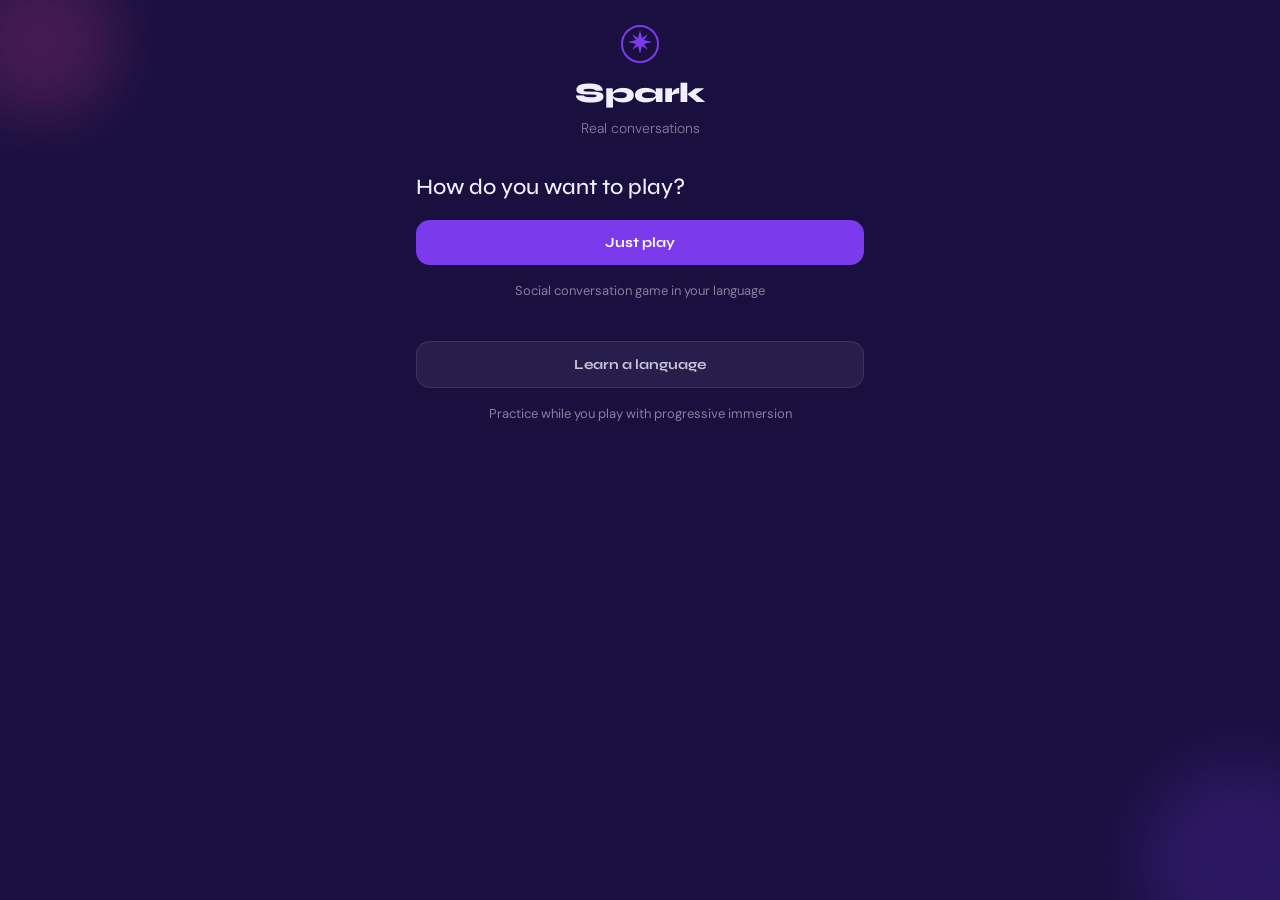
<file: index.html>
<!DOCTYPE html>
<html lang="en">
<head>
  <meta charset="UTF-8">
  <meta name="viewport" content="width=device-width, initial-scale=1.0, viewport-fit=cover">
  <meta name="description" content="Spark — Real conversations. A social card game with optional language learning.">
  <meta name="theme-color" content="#1A1040">
  <title>Spark — Real conversations</title>
  <link rel="icon" href="assets/icons/logo.svg" type="image/svg+xml">
  <link rel="stylesheet" href="style.css">
</head>
<body>
  <div class="app">
    <div class="glow glow--pink" aria-hidden="true"></div>
    <div class="glow glow--violet" aria-hidden="true"></div>

    <header class="app__header">
      <img src="assets/icons/logo.svg" alt="" class="logo__icon" width="40" height="40">
      <h1 class="logo">Spark</h1>
      <p class="tagline" id="tagline">Real conversations</p>
    </header>

    <main>
      <section class="section">
        <h2 class="heading" id="mode-title">How do you want to play?</h2>

        <div class="btn-group">
          <button type="button" class="btn btn--primary" id="btn-play">
            <span id="mode-play-label">Just play</span>
          </button>
          <p class="subheading text-center" id="mode-play-desc">Social conversation game in your language</p>

          <button type="button" class="btn btn--secondary" id="btn-learn">
            <span id="mode-learn-label">Learn a language</span>
          </button>
          <p class="subheading text-center" id="mode-learn-desc">Practice while you play with progressive immersion</p>
        </div>
      </section>
    </main>

    <footer class="app__footer">
      <a href="#" class="settings-link hidden" id="settings-link">Change mode</a>
    </footer>
  </div>

  <script src="app.js"></script>
  <script>
    (function () {
      const prefs = Spark.getPrefs();

      document.getElementById('tagline').textContent = Spark.t('tagline');
      document.getElementById('mode-title').textContent = Spark.t('modeTitle');
      document.getElementById('mode-play-label').textContent = Spark.t('modePlay');
      document.getElementById('mode-play-desc').textContent = Spark.t('modePlayDesc');
      document.getElementById('mode-learn-label').textContent = Spark.t('modeLearn');
      document.getElementById('mode-learn-desc').textContent = Spark.t('modeLearnDesc');

      if (Spark.isOnboardingComplete()) {
        const link = document.getElementById('settings-link');
        link.textContent = Spark.t('settings');
        link.classList.remove('hidden');
        link.href = '#';
        link.addEventListener('click', (e) => {
          e.preventDefault();
          Spark.resetOnboarding();
          Spark.navigate('setup.html');
        });
      }

      document.getElementById('btn-play').addEventListener('click', () => {
        Spark.setPrefs({ mode: 'play', nativeLang: Spark.getDeviceLanguage() });
        Spark.completeOnboarding();
        Spark.navigate('setup.html');
      });

      document.getElementById('btn-learn').addEventListener('click', () => {
        Spark.setPrefs({
          mode: 'learn',
          nativeLang: Spark.getDeviceLanguage(),
        });
        Spark.completeOnboarding();
        Spark.navigate('setup.html?step=learn');
      });
    })();
  </script>
</body>
</html>
</file>
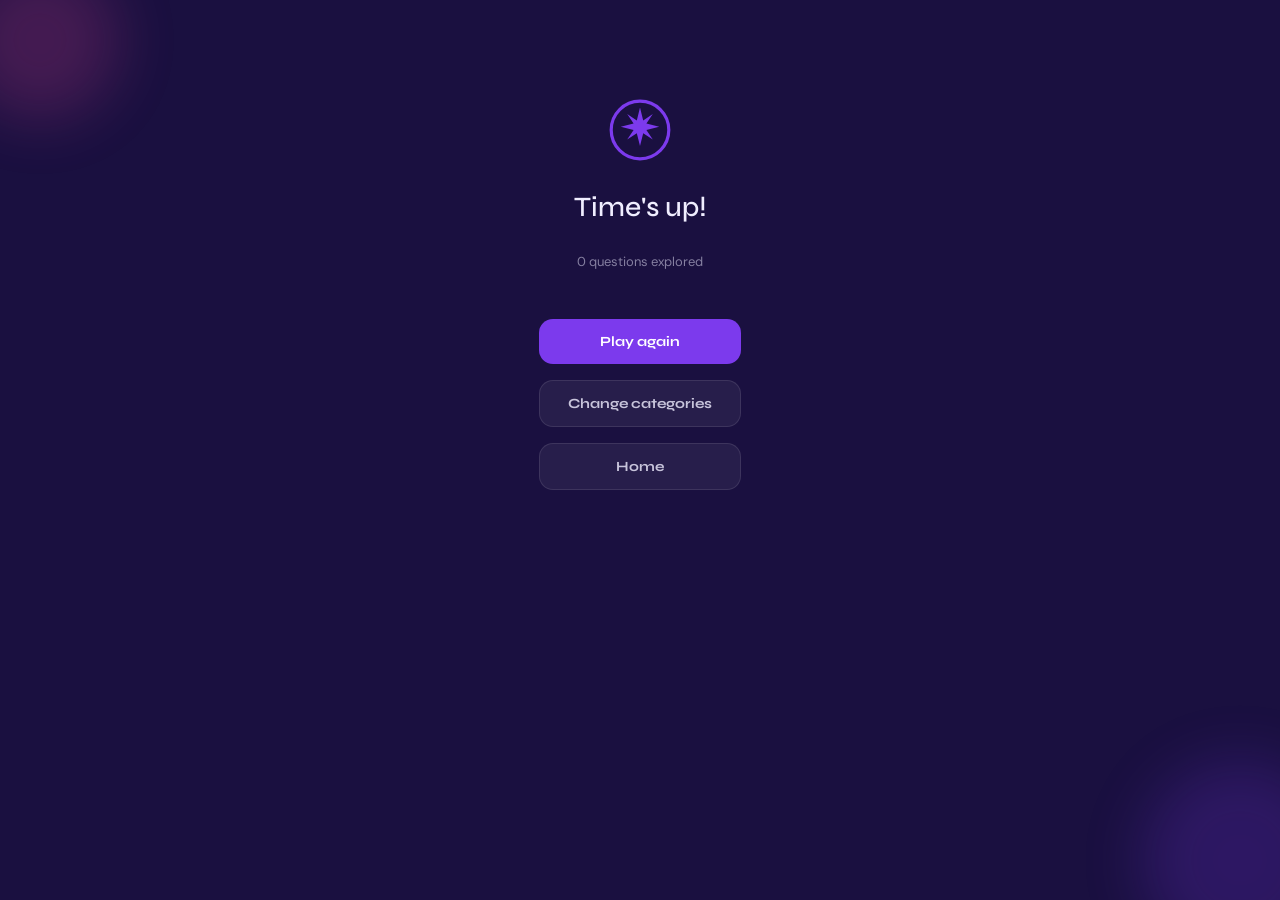
<file: end.html>
<!DOCTYPE html>
<html lang="en">
<head>
  <meta charset="UTF-8">
  <meta name="viewport" content="width=device-width, initial-scale=1.0, viewport-fit=cover">
  <meta name="theme-color" content="#1A1040">
  <title>Spark — Session End</title>
  <link rel="icon" href="assets/icons/logo.svg" type="image/svg+xml">
  <link rel="stylesheet" href="style.css">
</head>
<body>
  <div class="app">
    <div class="glow glow--pink" aria-hidden="true"></div>
    <div class="glow glow--violet" aria-hidden="true"></div>

    <main class="end-screen">
      <img src="assets/icons/logo.svg" alt="" class="end-screen__icon" width="64" height="64">
      <h1 class="end-screen__title" id="end-title">Time's up!</h1>
      <p class="end-screen__stats" id="end-stats"></p>

      <div class="btn-group mt-lg">
        <button type="button" class="btn btn--primary" id="btn-again">Play again</button>
        <button type="button" class="btn btn--secondary" id="btn-categories">Change categories</button>
        <button type="button" class="btn btn--secondary" id="btn-home">Home</button>
      </div>
    </main>
  </div>

  <script src="app.js"></script>
  <script>
    (function () {
      const session = Spark.getSession();
      const params = new URLSearchParams(window.location.search);
      const reason = params.get('reason');

      const titleEl = document.getElementById('end-title');
      if (reason === 'complete') {
        titleEl.textContent = 'Great session!';
      } else {
        titleEl.textContent = Spark.t('sessionEnd');
      }

      const count = session ? session.count : 0;
      document.getElementById('end-stats').textContent =
        `${count} ${Spark.t('questionsPlayed')}`;

      document.getElementById('btn-again').textContent = Spark.t('playAgain');
      document.getElementById('btn-categories').textContent = Spark.t('changeCategories');
      document.getElementById('btn-home').textContent = Spark.t('goHome');

      document.getElementById('btn-again').addEventListener('click', async () => {
        const prefs = Spark.getPrefs();
        const allQuestions = await Spark.loadQuestions();
        const filtered = allQuestions.filter((q) =>
          prefs.categories.includes(q.category)
        );
        Spark.startSession(filtered);
        Spark.navigate('game.html');
      });

      document.getElementById('btn-categories').addEventListener('click', () => {
        Spark.navigate('setup.html');
      });

      document.getElementById('btn-home').addEventListener('click', () => {
        Spark.navigate('index.html');
      });
    })();
  </script>
</body>
</html>
</file>
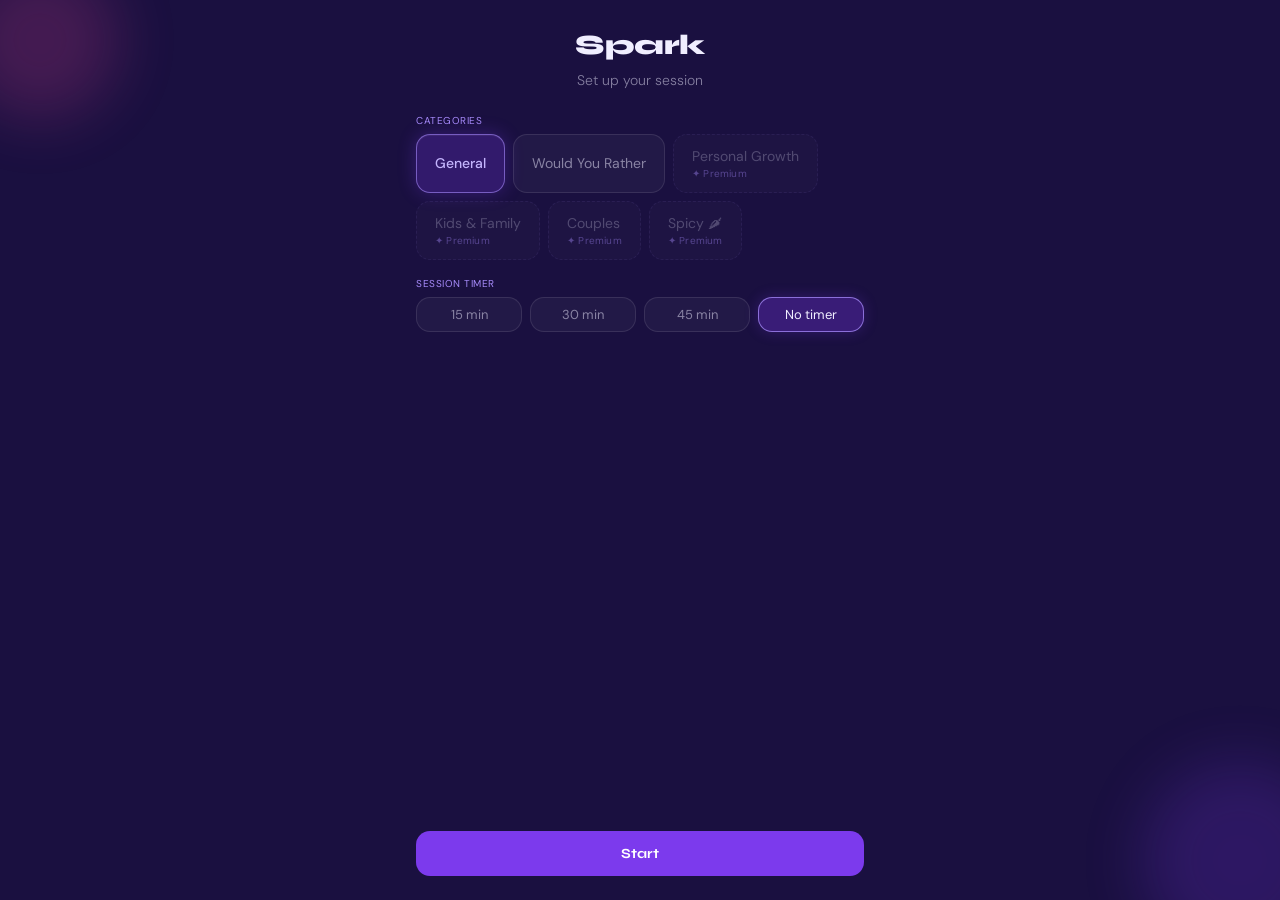
<file: game.html>
<!DOCTYPE html>
<html lang="en">
<head>
  <meta charset="UTF-8">
  <meta name="viewport" content="width=device-width, initial-scale=1.0, viewport-fit=cover">
  <meta name="theme-color" content="#1A1040">
  <title>Spark — Game</title>
  <link rel="icon" href="assets/icons/logo.svg" type="image/svg+xml">
  <link rel="stylesheet" href="style.css?v=3">
</head>
<body>
  <div class="app app--game">
    <div id="timer-mount"></div>
    <div class="card-container" id="card-container"></div>
    <footer class="game-bar">
      <button type="button" class="game-bar__back" id="btn-back" aria-label="Back">Back</button>
    </footer>
  </div>

  <script src="app.js?v=3"></script>
  <script src="components/card.js"></script>
  <script src="components/timer.js"></script>
  <script>
    (async function () {
      const prefs = Spark.getPrefs();
      const session = Spark.getSession();

      if (!session) {
        Spark.navigate('setup.html');
        return;
      }

      document.getElementById('btn-back').addEventListener('click', () => {
        SparkTimer.stop();
        Spark.navigate('setup.html');
      });

      if (prefs.timerMinutes > 0) {
        SparkTimer.create(document.getElementById('timer-mount'), prefs.timerMinutes);
      }

      const allQuestions = await Spark.loadQuestions();
      const categories = await Spark.loadCategories();
      const questionMap = Object.fromEntries(allQuestions.map((q) => [q.id, q]));
      const poolSize = session.pool.length;

      const container = document.getElementById('card-container');

      function showNext() {
        const nextId = Spark.getNextQuestionId(session);
        if (!nextId) {
          Spark.navigate('end.html?reason=complete');
          return;
        }

        const question = questionMap[nextId];
        if (!question) {
          showNext();
          return;
        }

        container.innerHTML = '';
        const cardEl = SparkCard.render(
          container,
          question,
          categories,
          session.count,
          poolSize
        );

        SparkCard.attachSwipeHandlers(
          cardEl,
          showNext,
          () => {
            Spark.logDislike(question.id);
            showNext();
          }
        );
      }

      showNext();
    })();
  </script>
</body>
</html>
</file>
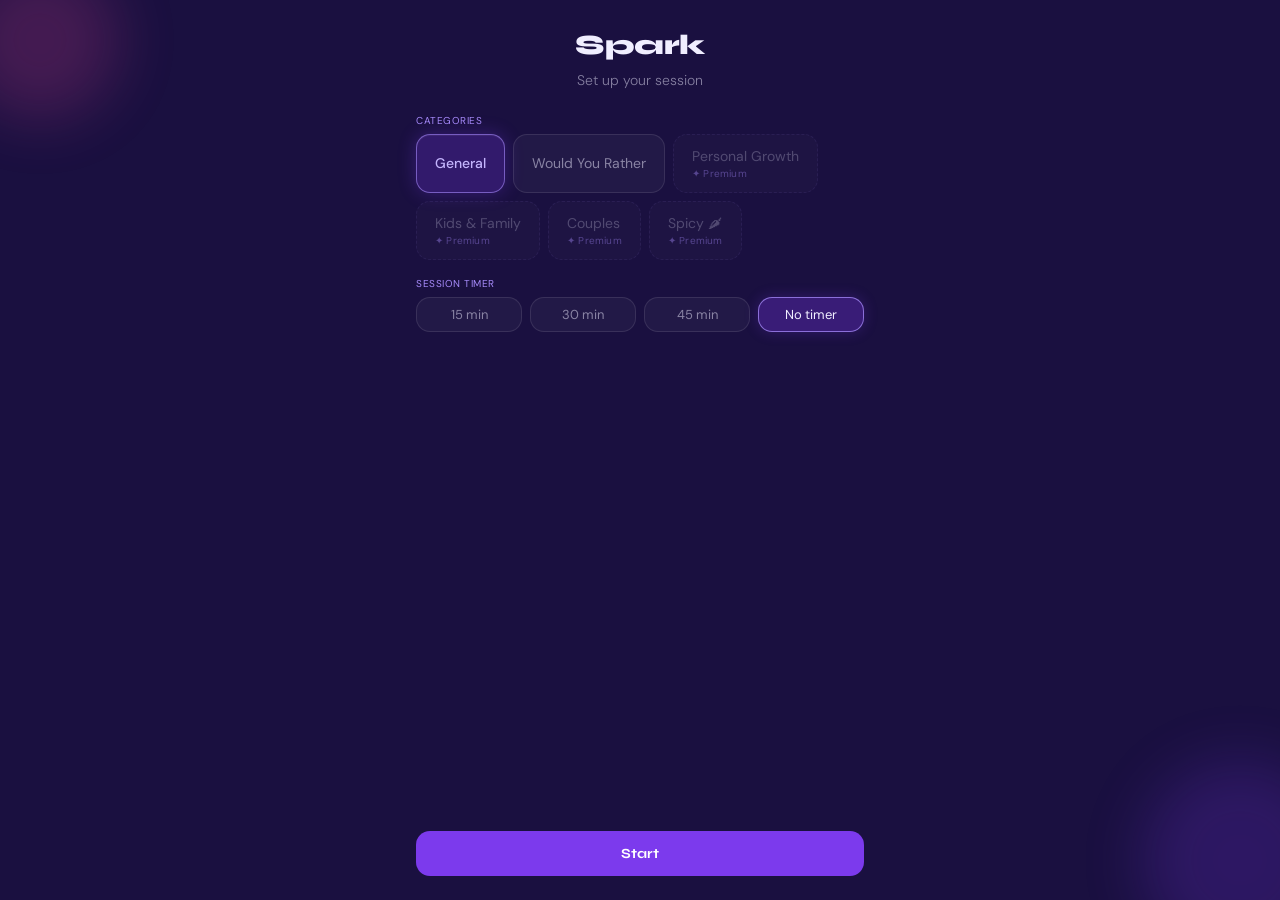
<file: setup.html>
<!DOCTYPE html>
<html lang="en">
<head>
  <meta charset="UTF-8">
  <meta name="viewport" content="width=device-width, initial-scale=1.0, viewport-fit=cover">
  <meta name="theme-color" content="#1A1040">
  <title>Spark — Setup</title>
  <link rel="icon" href="assets/icons/logo.svg" type="image/svg+xml">
  <link rel="stylesheet" href="style.css?v=4">
</head>
<body>
  <div class="app app--setup">
    <div class="glow glow--pink" aria-hidden="true"></div>
    <div class="glow glow--violet" aria-hidden="true"></div>

    <header class="app__header app__header--compact">
      <h1 class="logo">Spark</h1>
      <p class="tagline" id="setup-title">Set up your session</p>
    </header>

    <main class="setup-main">
      <section class="section hidden" id="learn-section">
        <p class="label" id="target-lang-label">Language to learn</p>
        <div id="lang-selector"></div>

        <p class="label" id="level-label">Your level</p>
        <div id="level-selector"></div>
        <p class="level-desc" id="level-desc"></p>
      </section>

      <section class="section section--categories">
        <p class="label" id="categories-label">Categories</p>
        <div id="category-chips"></div>
      </section>

      <section class="section section--timer">
        <p class="label" id="timer-label">Session timer</p>
        <div id="timer-selector"></div>
      </section>
    </main>

    <footer class="app__footer app__footer--sticky">
      <button type="button" class="btn btn--primary" id="btn-start">Start</button>
    </footer>
  </div>

  <script src="app.js"></script>
  <script src="components/modal.js"></script>
  <script src="components/selector.js"></script>
  <script>
    (async function () {
      const prefs = Spark.getPrefs();
      const params = new URLSearchParams(window.location.search);
      const showLearn = prefs.mode === 'learn' || params.get('step') === 'learn';

      document.getElementById('setup-title').textContent = Spark.t('setupTitle');
      document.getElementById('categories-label').textContent = Spark.t('categories');
      document.getElementById('timer-label').textContent = Spark.t('timer');
      document.getElementById('btn-start').textContent = Spark.t('startGame');

      let selectedCategories = [...prefs.categories];
      let selectedLang = prefs.targetLang;
      let selectedLevel = prefs.level;
      let selectedTimer = prefs.timerMinutes;

      const categories = await Spark.loadCategories();
      const categoryContainer = document.getElementById('category-chips');
      const levelDescEl = document.getElementById('level-desc');

      function refreshCategories() {
        SparkSelector.renderCategoryChips(
          categoryContainer,
          categories,
          selectedCategories,
          (next) => {
            selectedCategories = next;
            refreshCategories();
          },
          (cat) => SparkModal.showComingSoon(cat)
        );
      }

      refreshCategories();

      function refreshTimer() {
        SparkSelector.renderTimerSelector(
          document.getElementById('timer-selector'),
          selectedTimer,
          (minutes) => {
            selectedTimer = minutes;
            refreshTimer();
          }
        );
      }
      refreshTimer();

      if (showLearn) {
        document.getElementById('learn-section').classList.remove('hidden');
        document.getElementById('target-lang-label').textContent = Spark.t('targetLang');
        document.getElementById('level-label').textContent = Spark.t('level');

        function refreshLang() {
          SparkSelector.renderLanguageSelector(
            document.getElementById('lang-selector'),
            selectedLang,
            (lang) => {
              selectedLang = lang;
              refreshLang();
            }
          );
        }
        refreshLang();

        function refreshLevel() {
          SparkSelector.renderLevelSelector(
            document.getElementById('level-selector'),
            selectedLevel,
            (level) => {
              selectedLevel = level;
              refreshLevel();
            },
            levelDescEl
          );
        }
        refreshLevel();
      }

      document.getElementById('btn-start').addEventListener('click', async () => {
        if (selectedCategories.length === 0) {
          alert(Spark.t('selectCategory'));
          return;
        }

        Spark.setPrefs({
          categories: selectedCategories,
          targetLang: selectedLang,
          level: selectedLevel,
          timerMinutes: selectedTimer,
        });

        const allQuestions = await Spark.loadQuestions();
        const filtered = allQuestions.filter((q) =>
          selectedCategories.includes(q.category)
        );

        if (filtered.length === 0) {
          alert(Spark.t('noQuestions'));
          return;
        }

        Spark.startSession(filtered);
        Spark.navigate('game.html');
      });
    })();
  </script>
</body>
</html>
</file>
<file: style.css>
/* ==========================================================================
   Spark Design System
   ========================================================================== */

@import url('https://fonts.googleapis.com/css2?family=Syne:wght@400;500;700;800&family=DM+Sans:ital,wght@0,300;0,400;0,500;1,300&display=swap');

/* --------------------------------------------------------------------------
   Design Tokens
   -------------------------------------------------------------------------- */

:root {
  /* Colors — dark mode (default) */
  --color-bg-deep: #1A1040;
  --color-primary: #7C3AED;
  --color-primary-soft: #A78BFA;
  --color-pink: #EC4899;
  --color-pink-light: #F472B6;
  --color-text: #F0EEFF;
  --color-text-muted: rgba(240, 238, 255, 0.5);
  --color-text-translation: rgba(240, 238, 255, 0.4);
  --color-chip-text-selected: #C4B5FD;

  /* Surfaces */
  --color-surface: rgba(255, 255, 255, 0.04);
  --color-surface-border: rgba(255, 255, 255, 0.1);
  --color-surface-hover: rgba(255, 255, 255, 0.06);
  --color-chip-selected-bg: rgba(124, 58, 237, 0.25);
  --color-chip-selected-border: rgba(167, 139, 250, 0.6);
  --color-card-border: rgba(167, 139, 250, 0.2);

  /* Typography */
  --font-display: 'Syne', sans-serif;
  --font-body: 'DM Sans', sans-serif;

  --text-xs: 10px;
  --text-sm: 13px;
  --text-base: 14px;
  --text-lg: 18px;
  --text-xl: 22px;
  --text-2xl: 28px;
  --text-hero: 36px;

  /* Spacing */
  --space-xs: 4px;
  --space-sm: 8px;
  --space-md: 16px;
  --space-lg: 24px;
  --space-xl: 32px;
  --space-2xl: 48px;

  /* Layout */
  --radius-sm: 8px;
  --radius-md: 14px;
  --radius-lg: 24px;
  --max-width: 480px;

  /* Glow */
  --glow-violet: rgba(124, 58, 237, 0.2);
  --glow-pink: rgba(236, 72, 153, 0.2);
}

/* Light mode */
@media (prefers-color-scheme: light) {
  :root.auto-theme {
    --color-bg-deep: #F5F3FF;
    --color-text: #1A1040;
    --color-text-muted: rgba(26, 16, 64, 0.5);
    --color-text-translation: rgba(26, 16, 64, 0.4);
    --color-surface: #EDE9FE;
    --color-surface-border: rgba(124, 58, 237, 0.15);
    --color-surface-hover: rgba(124, 58, 237, 0.08);
    --color-card-border: rgba(124, 58, 237, 0.2);
  }
}

/* --------------------------------------------------------------------------
   Reset & Base
   -------------------------------------------------------------------------- */

*,
*::before,
*::after {
  box-sizing: border-box;
  margin: 0;
  padding: 0;
}

html {
  font-size: 16px;
  -webkit-text-size-adjust: 100%;
}

body {
  font-family: var(--font-body);
  font-weight: 400;
  color: var(--color-text);
  background-color: var(--color-bg-deep);
  min-height: 100dvh;
  line-height: 1.5;
  overflow-x: hidden;
  -webkit-font-smoothing: antialiased;
}

body:has(.app--game) {
  overflow: hidden;
  height: 100dvh;
}

img,
svg {
  display: block;
  max-width: 100%;
}

button {
  font-family: inherit;
  cursor: pointer;
  border: none;
  background: none;
  color: inherit;
}

a {
  color: var(--color-primary-soft);
  text-decoration: none;
}

/* --------------------------------------------------------------------------
   Layout
   -------------------------------------------------------------------------- */

.app {
  display: flex;
  flex-direction: column;
  min-height: 100dvh;
  max-width: var(--max-width);
  margin: 0 auto;
  padding: var(--space-lg) var(--space-md);
  position: relative;
}

.app--game {
  padding: 0;
  max-width: none;
  height: 100dvh;
  display: flex;
  flex-direction: column;
  overflow: hidden;
}

.app__header {
  text-align: center;
  margin-bottom: var(--space-xl);
}

.app__footer {
  margin-top: auto;
  padding-top: var(--space-lg);
  text-align: center;
}

/* Ambient glows */
.glow {
  position: fixed;
  border-radius: 50%;
  filter: blur(30px);
  pointer-events: none;
  z-index: 0;
}

.glow--violet {
  width: 200px;
  height: 200px;
  background: var(--color-primary);
  opacity: 0.2;
  bottom: -60px;
  right: -60px;
}

.glow--pink {
  width: 160px;
  height: 160px;
  background: var(--color-pink);
  opacity: 0.2;
  top: -40px;
  left: -40px;
}

.app > *:not(.glow) {
  position: relative;
  z-index: 1;
}

/* --------------------------------------------------------------------------
   Typography
   -------------------------------------------------------------------------- */

.logo {
  font-family: var(--font-display);
  font-weight: 800;
  font-size: var(--text-2xl);
  color: var(--color-text);
  letter-spacing: -0.02em;
}

.logo__icon {
  width: 40px;
  height: 40px;
  margin: 0 auto var(--space-sm);
}

.tagline {
  font-family: var(--font-body);
  font-weight: 300;
  font-size: var(--text-base);
  color: var(--color-text-muted);
  margin-top: var(--space-xs);
}

.heading {
  font-family: var(--font-display);
  font-weight: 500;
  font-size: var(--text-xl);
  color: var(--color-text);
  margin-bottom: var(--space-md);
}

.subheading {
  font-family: var(--font-body);
  font-weight: 400;
  font-size: var(--text-sm);
  color: var(--color-text-muted);
  margin-bottom: var(--space-lg);
}

.label {
  font-family: var(--font-body);
  font-weight: 400;
  font-size: var(--text-xs);
  letter-spacing: 0.05em;
  text-transform: uppercase;
  color: var(--color-primary-soft);
  margin-bottom: var(--space-sm);
}

.section {
  margin-bottom: var(--space-xl);
}

.section__title {
  font-family: var(--font-display);
  font-weight: 500;
  font-size: var(--text-lg);
  margin-bottom: var(--space-md);
}

/* --------------------------------------------------------------------------
   Buttons
   -------------------------------------------------------------------------- */

.btn {
  display: inline-flex;
  align-items: center;
  justify-content: center;
  width: 100%;
  padding: 14px 28px;
  border-radius: var(--radius-md);
  font-family: var(--font-display);
  font-weight: 700;
  font-size: var(--text-base);
  transition: opacity 0.2s, transform 0.15s;
  -webkit-tap-highlight-color: transparent;
}

.btn:active {
  transform: scale(0.98);
}

.btn--primary {
  background: var(--color-primary);
  color: #ffffff;
}

.btn--primary:hover {
  opacity: 0.92;
}

.btn--secondary {
  background: var(--color-surface-hover);
  color: rgba(240, 238, 255, 0.8);
  border: 1px solid var(--color-surface-border);
}

.btn--secondary:hover {
  background: rgba(255, 255, 255, 0.1);
}

.btn-group {
  display: flex;
  flex-direction: column;
  gap: var(--space-md);
}

.btn-group--horizontal {
  flex-direction: row;
}

.btn-group--horizontal .btn {
  flex: 1;
}

/* --------------------------------------------------------------------------
   Category Chips
   -------------------------------------------------------------------------- */

.chips {
  display: flex;
  flex-wrap: wrap;
  gap: var(--space-sm);
}

.chip {
  display: inline-flex;
  align-items: center;
  gap: var(--space-xs);
  padding: 10px 16px;
  border-radius: var(--radius-md);
  font-family: var(--font-body);
  font-weight: 400;
  font-size: var(--text-base);
  background: var(--color-surface);
  border: 1px solid var(--color-surface-border);
  color: var(--color-text-muted);
  transition: background 0.2s, border-color 0.2s, color 0.2s;
  -webkit-tap-highlight-color: transparent;
}

.chip--selected {
  background: var(--color-chip-selected-bg);
  border-color: var(--color-chip-selected-border);
  color: var(--color-chip-text-selected);
}

.chip--disabled {
  opacity: 0.25;
  cursor: not-allowed;
  pointer-events: none;
}

.chip--disabled::after {
  content: ' ∅';
  opacity: 0.6;
}

.chip--locked {
  opacity: 0.5;
  cursor: pointer;
  pointer-events: auto;
}

.chip__stack {
  display: flex;
  flex-direction: column;
  align-items: flex-start;
  gap: 3px;
}

.chip__premium {
  font-size: 10px;
  font-weight: 400;
  letter-spacing: 0.02em;
  text-transform: none;
  color: var(--color-primary-soft);
  background: none;
  border: none;
  padding: 0;
  margin: 0;
  line-height: 1.2;
  opacity: 0.85;
}

.chip__label {
  line-height: 1.3;
}

.chip__name {
  line-height: 1.2;
}

.chip__flag {
  font-size: 1.15em;
  line-height: 1;
}

/* --------------------------------------------------------------------------
   Setup screen
   -------------------------------------------------------------------------- */

.app--setup .app__header--compact {
  margin-bottom: calc(var(--space-xl) * 0.7);
}

.app--setup .section {
  margin-bottom: calc(var(--space-xl) * 0.7);
}

.app--setup .label {
  margin-bottom: calc(var(--space-sm) * 0.7);
}

.app--setup .section--categories {
  margin-bottom: var(--space-md);
}

.app--setup .section--timer {
  margin-bottom: calc(var(--space-xl) * 0.7);
}

.app--setup .setup-main {
  flex: 1;
}

.app--setup .app__footer--sticky {
  padding-top: calc(var(--space-md) * 0.7);
}

.chip-scroll {
  display: flex;
  flex-wrap: nowrap;
  gap: var(--space-sm);
  overflow-x: auto;
  -webkit-overflow-scrolling: touch;
  scrollbar-width: none;
  margin: 0 calc(var(--space-md) * -1);
  padding: 0 var(--space-md) 2px;
}

.chip-scroll::-webkit-scrollbar {
  display: none;
}

.chip-scroll--timer {
  display: grid;
  grid-template-columns: repeat(4, 1fr);
  gap: var(--space-sm);
  overflow: visible;
  margin: 0;
  padding: 0;
}

.chip-scroll--timer .chip--timer {
  padding: 8px 6px;
  font-size: var(--text-sm);
}

.chip-row {
  display: flex;
  gap: var(--space-sm);
}

.chip-row--3 {
  display: grid;
  grid-template-columns: repeat(3, 1fr);
  gap: var(--space-sm);
}

.chip--lang {
  display: inline-flex;
  align-items: center;
  padding: 11px 18px;
  border-radius: 999px;
  font-size: var(--text-sm);
  white-space: nowrap;
  flex-shrink: 0;
  gap: 8px;
  min-height: 40px;
}

.chip--level {
  display: flex;
  align-items: center;
  justify-content: center;
  padding: 10px 8px;
  font-size: var(--text-sm);
  text-align: center;
}

.chip--timer {
  display: flex;
  align-items: center;
  justify-content: center;
  font-size: var(--text-sm);
  white-space: nowrap;
}

.level-desc {
  font-family: var(--font-body);
  font-size: var(--text-sm);
  font-weight: 300;
  font-style: italic;
  color: var(--color-text-muted);
  line-height: 1.45;
  margin-top: calc(var(--space-sm) * 0.7);
  min-height: 1.45em;
}

.chips--categories .chip--category {
  display: inline-flex;
  align-items: center;
  min-height: 44px;
  padding: 12px 18px;
  font-size: var(--text-base);
}

.chips--categories .chip--selected {
  background: rgba(124, 58, 237, 0.32);
  border-color: rgba(167, 139, 250, 0.75);
  color: #F0EEFF;
  box-shadow: 0 0 18px rgba(124, 58, 237, 0.3), inset 0 1px 0 rgba(255, 255, 255, 0.06);
  font-weight: 500;
}

.chips--categories .chip--locked {
  border-style: dashed;
  border-color: rgba(167, 139, 250, 0.18);
  flex-direction: column;
  align-items: flex-start;
}

.app--setup .chip--selected {
  background: var(--color-chip-selected-bg);
  border-color: var(--color-chip-selected-border);
  color: var(--color-chip-text-selected);
}

.app--setup .chip-row--3 .chip--selected,
.app--setup .chip-scroll .chip--selected {
  background: rgba(124, 58, 237, 0.32);
  border-color: rgba(167, 139, 250, 0.75);
  color: #F0EEFF;
  box-shadow: 0 0 14px rgba(124, 58, 237, 0.25);
}

/* --------------------------------------------------------------------------
   Selector (Language / Level / Timer) — legacy grid fallback
   -------------------------------------------------------------------------- */

.selector-grid {
  display: grid;
  grid-template-columns: repeat(2, 1fr);
  gap: var(--space-sm);
}

.selector-grid--4 {
  grid-template-columns: repeat(4, 1fr);
}

.selector-option {
  padding: 12px;
  border-radius: var(--radius-md);
  font-family: var(--font-body);
  font-weight: 400;
  font-size: var(--text-base);
  text-align: center;
  background: var(--color-surface);
  border: 1px solid var(--color-surface-border);
  color: var(--color-text-muted);
  transition: background 0.2s, border-color 0.2s, color 0.2s;
  -webkit-tap-highlight-color: transparent;
}

.selector-option--selected {
  background: var(--color-chip-selected-bg);
  border-color: var(--color-chip-selected-border);
  color: var(--color-chip-text-selected);
}

.selector-option:active {
  transform: scale(0.97);
}

/* --------------------------------------------------------------------------
   Question Card
   -------------------------------------------------------------------------- */

.card-container {
  flex: 1;
  display: flex;
  align-items: center;
  justify-content: center;
  padding: var(--space-md);
  min-height: 0;
  position: relative;
}

.card {
  width: 100%;
  max-width: var(--max-width);
  max-height: calc(100dvh - 6.5rem - env(safe-area-inset-bottom, 16px));
  min-height: min(68dvh, calc(100dvh - 6.5rem - env(safe-area-inset-bottom, 16px)));
  padding: var(--space-xl) var(--space-lg);
  border-radius: var(--radius-lg);
  border: 1px solid var(--color-card-border);
  background: var(--color-bg-deep);
  display: flex;
  flex-direction: column;
  position: relative;
  overflow: hidden;
  touch-action: none;
  user-select: none;
  will-change: transform;
}

.card__glow-violet,
.card__glow-pink {
  position: absolute;
  border-radius: 50%;
  filter: blur(30px);
  pointer-events: none;
}

.card__glow-violet {
  width: 120px;
  height: 120px;
  background: var(--color-primary);
  opacity: 0.2;
  bottom: 20px;
  right: 20px;
}

.card__glow-pink {
  width: 100px;
  height: 100px;
  background: var(--color-pink);
  opacity: 0.2;
  top: 20px;
  left: 20px;
}

.card__meta {
  display: flex;
  align-items: center;
  gap: var(--space-sm);
  flex-shrink: 0;
}

.card__body {
  flex: 1;
  display: flex;
  flex-direction: column;
  justify-content: center;
  gap: var(--space-lg);
  padding: var(--space-lg) 0;
}

.card__category {
  font-family: var(--font-body);
  font-weight: 400;
  font-size: var(--text-xs);
  letter-spacing: 2px;
  text-transform: uppercase;
  color: var(--color-primary-soft);
}

.card__level {
  font-family: var(--font-body);
  font-weight: 400;
  font-size: var(--text-xs);
  padding: 2px 8px;
  border-radius: 999px;
  border: 1px solid var(--color-primary);
  color: var(--color-primary);
}

.card__question {
  font-family: var(--font-display);
  font-weight: 500;
  font-size: clamp(1.5rem, 7vw, 2rem);
  color: var(--color-text);
  line-height: 1.35;
}

.card__translation {
  font-family: var(--font-body);
  font-weight: 300;
  font-style: italic;
  font-size: clamp(1rem, 4.5vw, 1.125rem);
  color: var(--color-text-translation);
  line-height: 1.45;
}

.card__example {
  margin-top: var(--space-md);
  padding-top: var(--space-lg);
  border-top: 1px solid rgba(167, 139, 250, 0.15);
}

.card__example-label {
  font-family: var(--font-body);
  font-weight: 400;
  font-size: var(--text-xs);
  letter-spacing: 0.08em;
  text-transform: uppercase;
  color: var(--color-primary-soft);
  margin-bottom: var(--space-sm);
}

.card__example-text {
  font-family: var(--font-body);
  font-weight: 400;
  font-size: clamp(0.95rem, 4vw, 1.05rem);
  color: var(--color-text-muted);
  line-height: 1.45;
}

.card__example-translation {
  font-family: var(--font-body);
  font-weight: 300;
  font-style: italic;
  font-size: clamp(0.875rem, 3.5vw, 1rem);
  color: var(--color-text-translation);
  line-height: 1.45;
  margin-top: var(--space-xs);
}

.card__footer {
  display: flex;
  justify-content: space-between;
  align-items: center;
  margin-top: auto;
  padding-top: var(--space-xl);
  font-family: var(--font-body);
  font-size: var(--text-xs);
  color: rgba(240, 238, 255, 0.25);
}

/* --------------------------------------------------------------------------
   Game screen controls
   -------------------------------------------------------------------------- */

.game-bar {
  flex-shrink: 0;
  width: 100%;
  display: flex;
  justify-content: center;
  align-items: center;
  padding: var(--space-md) var(--space-lg);
  padding-bottom: calc(var(--space-xl) + env(safe-area-inset-bottom, 16px));
  background: var(--color-bg-deep);
  border-top: 1px solid rgba(167, 139, 250, 0.12);
  z-index: 110;
}

.game-bar__back {
  display: inline-flex;
  align-items: center;
  justify-content: center;
  min-width: 120px;
  min-height: 44px;
  padding: 12px 32px;
  border-radius: 999px;
  background: rgba(255, 255, 255, 0.08);
  border: 1px solid rgba(167, 139, 250, 0.35);
  font-family: var(--font-body);
  font-weight: 400;
  font-size: var(--text-base);
  color: var(--color-text);
  -webkit-tap-highlight-color: transparent;
}

.game-bar__back:active {
  background: rgba(124, 58, 237, 0.25);
  border-color: rgba(167, 139, 250, 0.6);
  color: var(--color-text);
}

/* --------------------------------------------------------------------------
   Session Border Timer
   -------------------------------------------------------------------------- */

.timer-border {
  position: fixed;
  inset: 0;
  pointer-events: none;
  z-index: 100;
}

.timer-border__svg {
  width: 100%;
  height: 100%;
}

.timer-border__rect {
  fill: none;
  stroke: var(--color-primary);
  stroke-width: 2;
  filter: drop-shadow(0 0 8px var(--color-primary));
  transition: stroke-dashoffset 1s linear;
}

/* --------------------------------------------------------------------------
   End Screen
   -------------------------------------------------------------------------- */

.end-screen {
  text-align: center;
  display: flex;
  flex-direction: column;
  align-items: center;
  justify-content: center;
  min-height: 60dvh;
  gap: var(--space-lg);
}

.end-screen__icon {
  width: 64px;
  height: 64px;
  color: var(--color-primary);
}

.end-screen__title {
  font-family: var(--font-display);
  font-weight: 500;
  font-size: var(--text-2xl);
}

.end-screen__stats {
  font-family: var(--font-body);
  font-size: var(--text-sm);
  color: var(--color-text-muted);
}

/* --------------------------------------------------------------------------
   Settings link
   -------------------------------------------------------------------------- */

.settings-link {
  display: inline-block;
  margin-top: var(--space-lg);
  font-size: var(--text-sm);
  color: var(--color-text-muted);
  text-decoration: underline;
  text-underline-offset: 3px;
}

.settings-link:hover {
  color: var(--color-primary-soft);
}

/* --------------------------------------------------------------------------
   Utility
   -------------------------------------------------------------------------- */

.hidden {
  display: none !important;
}

.sr-only {
  position: absolute;
  width: 1px;
  height: 1px;
  padding: 0;
  margin: -1px;
  overflow: hidden;
  clip: rect(0, 0, 0, 0);
  white-space: nowrap;
  border: 0;
}

.text-center {
  text-align: center;
}

.mt-lg {
  margin-top: var(--space-lg);
}

/* --------------------------------------------------------------------------
   Modal
   -------------------------------------------------------------------------- */

.modal {
  position: fixed;
  inset: 0;
  z-index: 200;
  display: flex;
  align-items: center;
  justify-content: center;
  padding: var(--space-lg);
}

.modal.hidden {
  display: none;
}

.modal__backdrop {
  position: absolute;
  inset: 0;
  background: rgba(10, 6, 26, 0.75);
  backdrop-filter: blur(4px);
  -webkit-backdrop-filter: blur(4px);
}

.modal__panel {
  position: relative;
  width: 100%;
  max-width: 340px;
  padding: var(--space-xl) var(--space-lg);
  border-radius: var(--radius-lg);
  border: 1px solid var(--color-card-border);
  background: var(--color-bg-deep);
  text-align: center;
  box-shadow: 0 24px 64px rgba(0, 0, 0, 0.45);
}

.modal__label {
  font-family: var(--font-body);
  font-size: var(--text-xs);
  letter-spacing: 0.12em;
  text-transform: uppercase;
  color: var(--color-primary-soft);
  margin-bottom: var(--space-sm);
}

.modal__title {
  font-family: var(--font-display);
  font-weight: 500;
  font-size: var(--text-xl);
  color: var(--color-text);
  margin-bottom: var(--space-md);
}

.modal__body {
  font-family: var(--font-body);
  font-size: var(--text-base);
  color: var(--color-text-muted);
  line-height: 1.55;
  margin-bottom: var(--space-lg);
}

.modal__panel .btn {
  width: auto;
  min-width: 140px;
  margin: 0 auto;
}

.mb-md {
  margin-bottom: var(--space-md);
}
</file>
